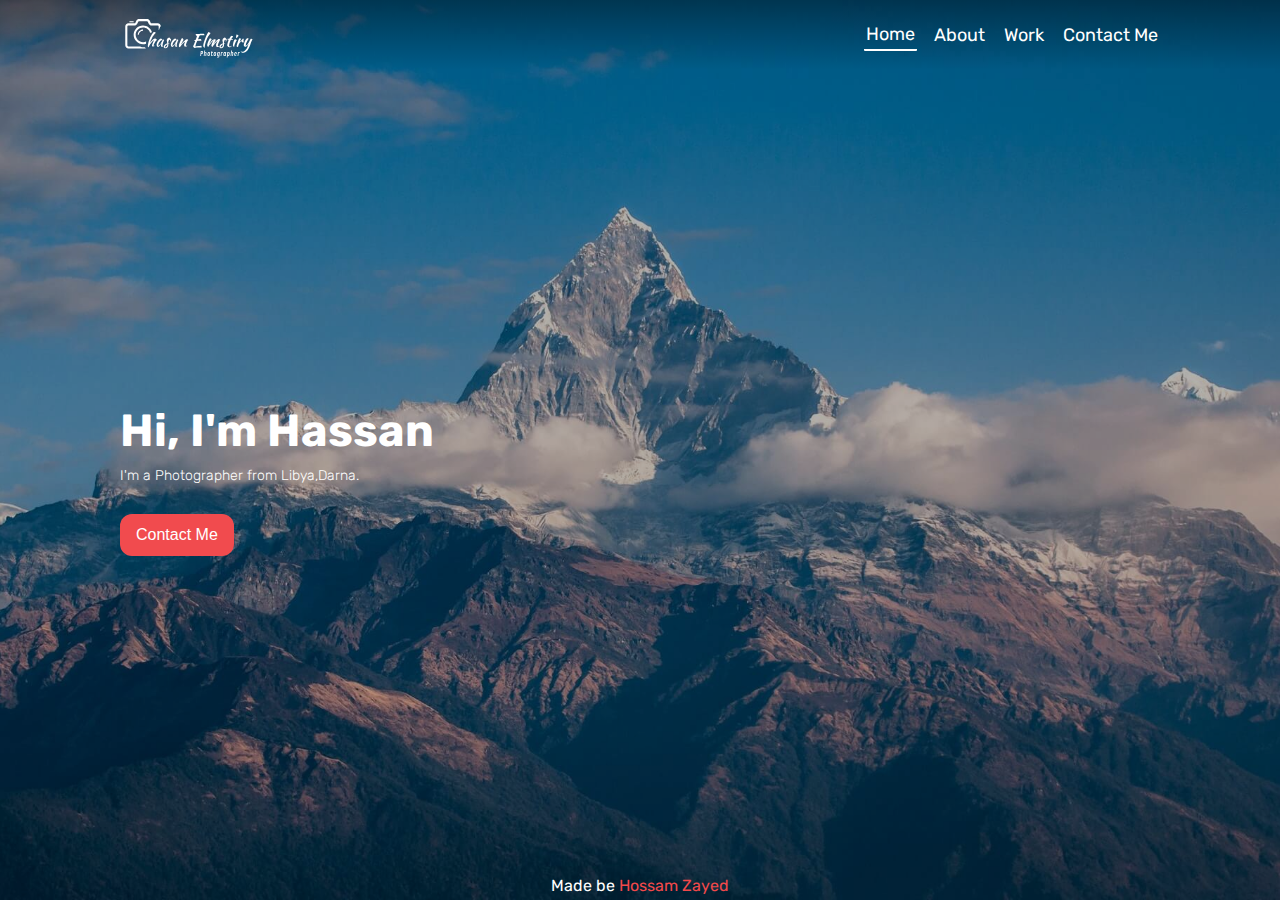
<file: index.html>
<!DOCTYPE html>
<html lang="en">
<head>
  <meta charset="UTF-8">
  <meta http-equiv="X-UA-Compatible" content="IE=edge">
  <meta name="viewport" content="width=device-width, initial-scale=1.0">
  <title>Hassan Elmstiry</title>
  <link rel="stylesheet" href="style.css">
  <link rel="icon" href="img/icon.svg">
</head>
<body>
  <nav>
    <div class="container">
      <div class="logo"><img src="img/hassanLogo.svg" alt="logo"></div>
      <div class="menu"><img src="img/burger-menu.svg" alt="menu"></div>
      <ul class="link">
        <li class="active"><a href="#">Home</a></li>
        <li><a href="#">About</a></li>
        <li><a href="gallery.html">Work</a></li>
        <li><a href="#">Contact Me</a></li>
      </ul>
    </div>
  </nav>
  <section>
    <div class="container">
      <h1>Hi, I'm Hassan</h1>
      <p>I'm a Photographer from Libya,Darna.</p>
      <button>Contact Me</button>
    </div>
  </section>
  <footer>Made be <a href="#" target="_blank">Hossam Zayed</a></footer>
  <script src="main.js" defer></script>
</body>
</html>
</file>
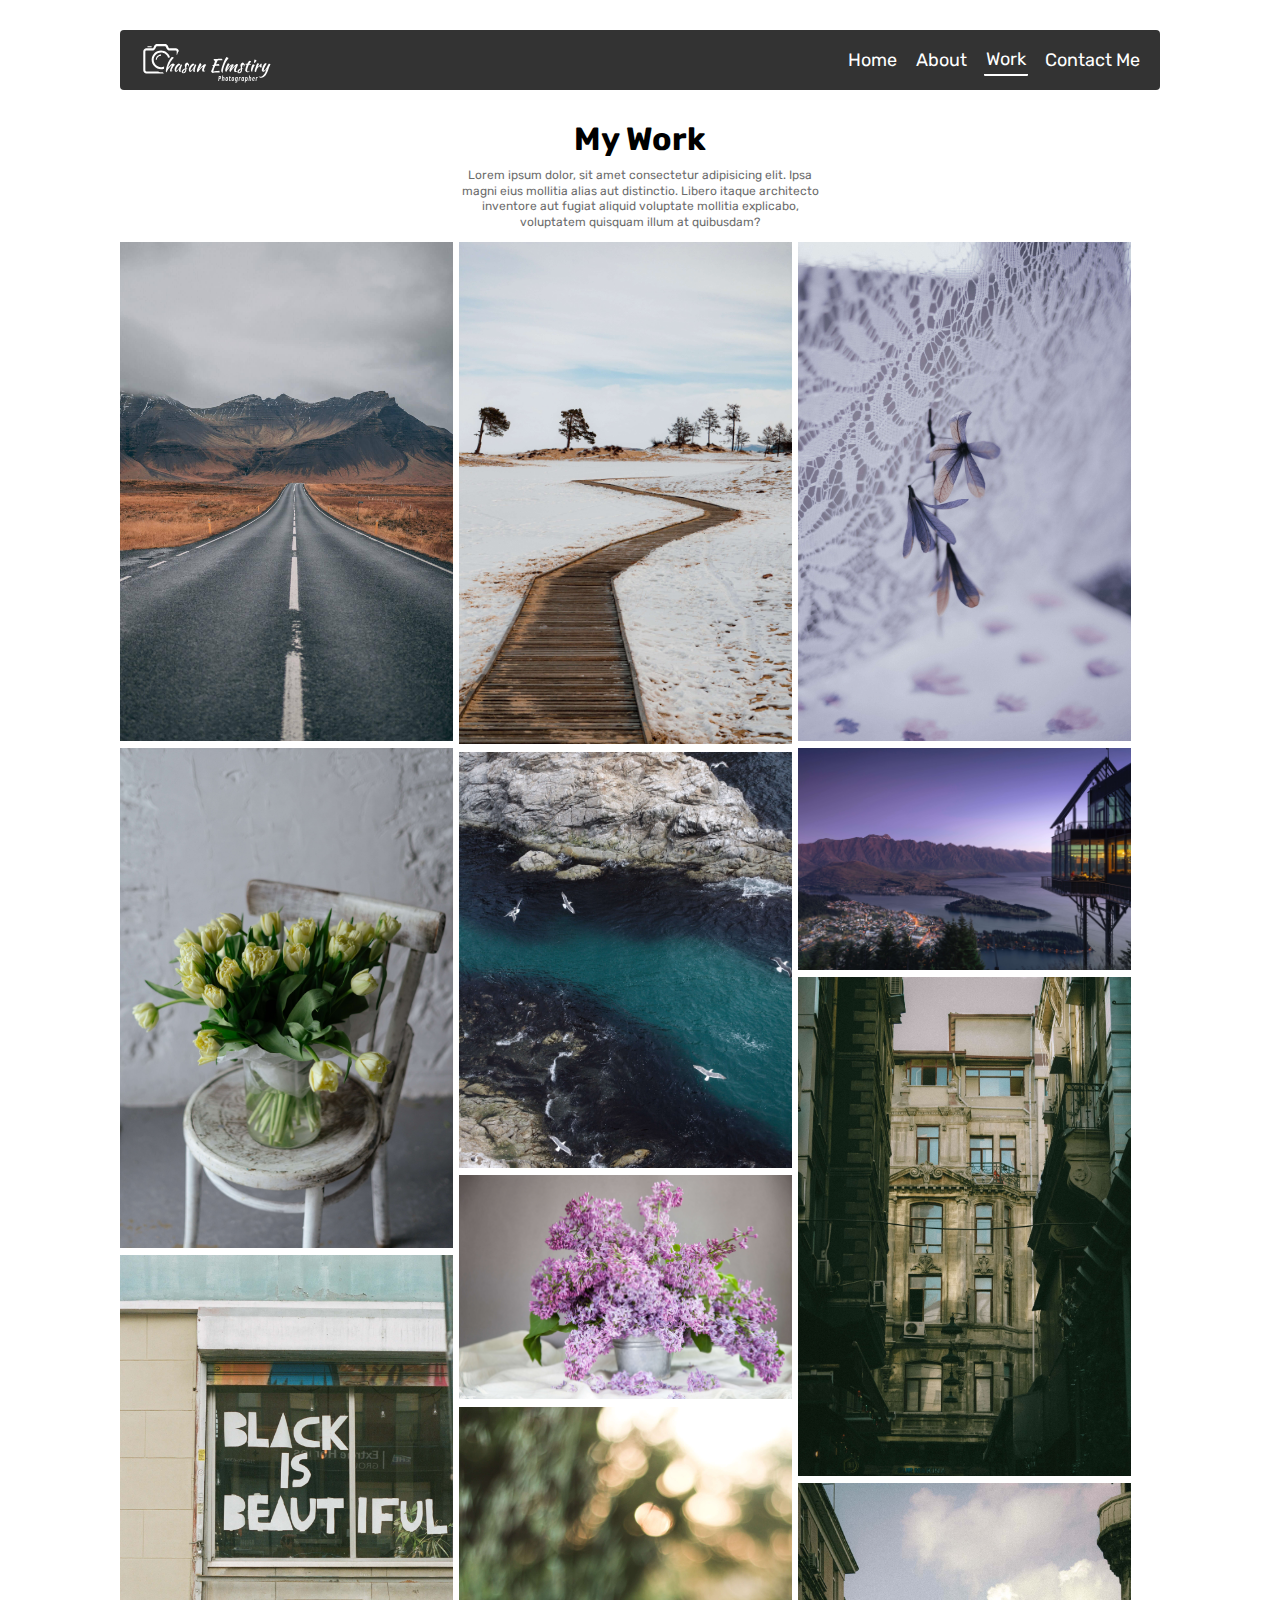
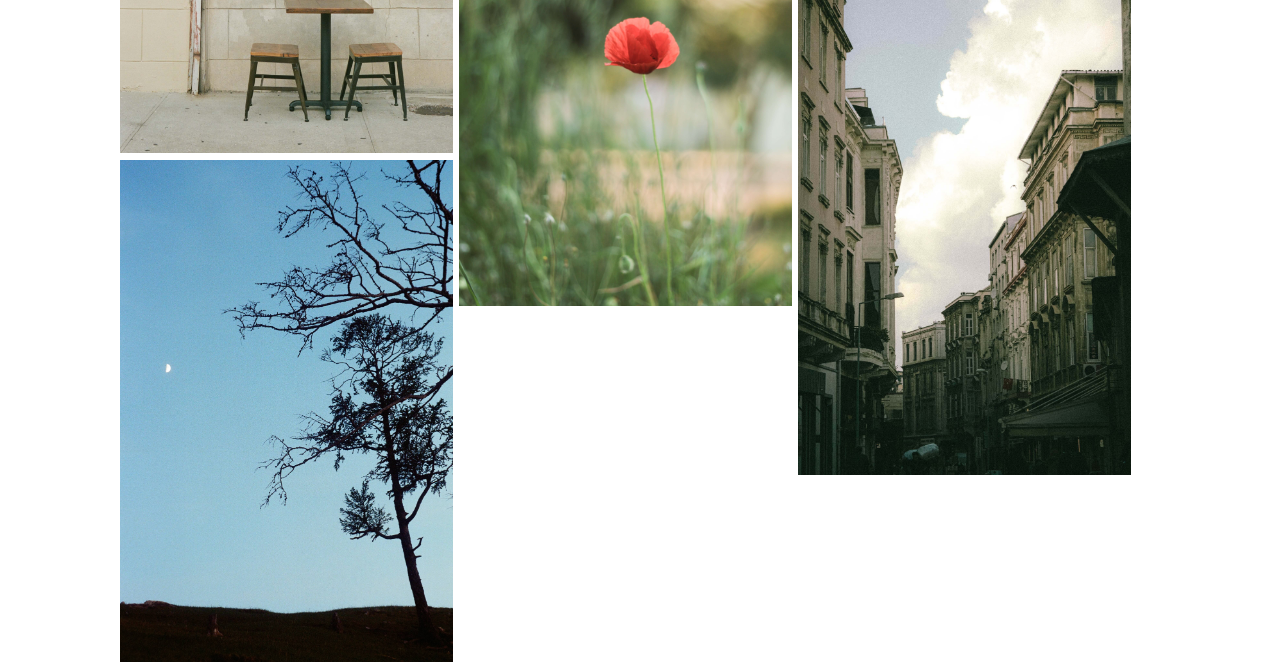
<file: gallery.html>
<!DOCTYPE html>
<html lang="en">
<head>
  <meta charset="UTF-8">
  <meta http-equiv="X-UA-Compatible" content="IE=edge">
  <meta name="viewport" content="width=device-width, initial-scale=1.0">
  <title>Hassan Elmstiry</title>
  <link rel="stylesheet" href="style.css">
  <link rel="stylesheet" href="gallery.css">
  <link rel="icon" href="img/icon.svg">
</head>
<body>
  <nav>
    <div class="container">
      <a class="logo" href="index.html"><img src="img/hassanLogo.svg" alt="logo"></a>
      <div class="menu"><img src="img/burger-menu.svg" alt="menu"></div>
      <ul class="link">
        <li><a href="index.html">Home</a></li>
        <li><a href="#">About</a></li>
        <li class="active"><a href="gallery.html">Work</a></li>
        <li><a href="#">Contact Me</a></li>
      </ul>
    </div>
  </nav>
  <header class="content">
    <div class="container">
      <h1>My Work</h1>
      <p>
        Lorem ipsum dolor, sit amet consectetur adipisicing elit. Ipsa magni eius mollitia alias aut distinctio. Libero itaque architecto inventore aut fugiat aliquid voluptate mollitia explicabo, voluptatem quisquam illum at quibusdam?
      </p>
    </div>
  </header>
  <section class="gallery container">
    <div class="side">
      <img src="img/$1.jpg" alt="">
      <img src="img/$2.jpg" alt="">
      <img src="img/$3.jpg" alt="">
      <img src="img/$4.jpg" alt="">
    </div>
    <div class="side">
      <img src="img/$5.jpg" alt="">
      <img src="img/$6.jpg" alt="">
      <img src="img/$7.jpg" alt="">
      <img src="img/$8.jpg" alt="">
    </div>
    <div class="side">
      <img src="img/$9.jpg" alt="">
      <img src="img/$10.jpg" alt="">
      <img src="img/$11.jpg" alt="">
      <img src="img/$12.jpg" alt="">
    </div>
  </section>
  <footer>Made be <a href="#" target="_blank">Hossam Zayed</a></footer>
  <script src="main.js" defer></script>
</body>
</html>
</file>
<file: style.css>
@import url("https://fonts.googleapis.com/css2?family=Rubik:wght@300;500;900&display=swap");
* {
  margin: 0;
  padding: 0;
  box-sizing: border-box;
}

body {
  font-family: "Rubik", sans-serif;
}

@media (max-width: 1050px) {
  .container {
    margin: 0 80px;
  }
}
@media (max-width: 650px) {
  .container {
    margin: 0 60px;
  }
}
@media (max-width: 450px) {
  .container {
    margin: 0 40px;
  }
}
@media (min-width: 1050px) {
  .container {
    margin: 0 120px;
  }
}
body {
  width: 100vw;
  height: 100vh;
  background-size: cover;
  background-repeat: no-repeat;
}

body {
  background-image: url(img/Desktop\ background.jpg);
  background-position: center;
  position: relative;
  overflow: hidden;
}
body::after {
  content: "";
  height: 100%;
  width: 100%;
  position: absolute;
  background-color: rgba(0, 0, 0, 0.3);
  top: 0;
  left: 0;
  z-index: -1;
}

nav {
  background-image: linear-gradient(to bottom, rgba(0, 0, 0, 0.4), rgba(0, 0, 0, 0));
  height: 70px;
}
nav .container {
  display: flex;
  justify-content: space-between;
  padding: 8px 0;
  align-items: center;
}
nav .container .logo {
  z-index: 100;
}
nav .container .menu {
  display: none;
  cursor: pointer;
  z-index: 100;
}
@media (max-width: 450px) {
  nav .container .menu {
    display: block;
  }
}
nav .container .link {
  list-style: none;
  display: flex;
  align-items: center;
}
@media (max-width: 450px) {
  nav .container .link {
    display: flex;
    flex-direction: column;
    justify-content: center;
    gap: 40px;
    position: absolute;
    background-color: #333;
    width: 100%;
    height: 100vh;
    left: 0;
    top: 0;
    z-index: 1;
    transform: translateY(-120%);
    transition: transform 800ms ease-in-out;
  }
  nav .container .link.active {
    transform: translateY(0);
  }
}
nav .container .link li {
  margin-left: 15px;
  padding: 4px 2px;
}
nav .container .link li.active, nav .container .link li:hover {
  border-bottom: 2px solid white;
  border-bottom-left-radius: 1px;
  border-bottom-right-radius: 1px;
}
nav .container .link li a {
  color: white;
  font-size: 18px;
  text-decoration: none;
}

section {
  height: calc(100% - 70px);
  position: relative;
}
section .container {
  color: white;
  position: absolute;
  top: 50%;
  transform: translateY(-50%);
}
section .container * {
  margin-bottom: 10px;
}
section .container h1 {
  font-size: 45px;
}
@media (max-width: 450px) {
  section .container h1 {
    font-size: 26px;
  }
}
section .container p {
  font-weight: 300;
  font-size: 14px;
  margin-bottom: 30px;
}
@media (max-width: 450px) {
  section .container p {
    font-size: 12px;
  }
}
section .container button {
  background-color: hsl(359deg, 86%, 62%);
  color: white;
  padding: 12px 16px;
  border-radius: 12px;
  outline: none;
  border: none;
  cursor: pointer;
  font-size: 16px;
}
section .container button:hover {
  background-color: hsl(359deg, 86%, 60%);
}
@media (max-width: 450px) {
  section .container button {
    padding: 8px 14px;
    font-size: 12px;
    border-radius: 8px;
  }
}

footer {
  position: absolute;
  left: 50%;
  transform: translateX(-50%);
  bottom: 5px;
  color: white;
}
footer a {
  color: #F1494B;
  text-decoration: none;
}
footer a:hover {
  color: hsl(359deg, 86%, 60%);
  text-shadow: 0 0 2px #F1494B;
}
@media (max-width: 450px) {
  footer {
    font-size: 12px;
  }
}

.social * {
  margin-left: 18px;
  cursor: pointer;
}/*# sourceMappingURL=style.css.map */
</file>
<file: gallery.css>
body {
  background: #fff;
  overflow: auto;
}
body::after {
  display: none;
}

nav {
  position: fixed;
  top: 30px;
  width: 100%;
  background: none;
  z-index: 100;
}
nav .container {
  background-color: #333;
  width: auto;
  height: 60px;
  padding: 14px 18px;
  border-radius: 4px;
}

.content {
  margin-top: 120px;
}
.content h1 {
  text-align: center;
  font-size: 32px;
}
.content p {
  text-align: center;
  font-size: 12px;
  line-height: 1.3;
  color: #6d6d6d;
  width: 360px;
  margin: 10px auto;
}

.gallery {
  display: flex;
  flex-wrap: wrap;
  flex-grow: 1;
  gap: 0.4em;
}

.side {
  width: 32%;
  justify-content: space-between;
}
.side img {
  width: 100%;
  -o-object-fit: cover;
     object-fit: cover;
  margin: 0.1em 0;
  cursor: pointer;
}

footer {
  display: block;
  position: unset;
  width: 100%;
  text-align: center;
  transform: none;
  color: #333;
}

.show {
  width: 100vw;
  height: 100vh;
  background-color: rgba(0, 0, 0, 0.7);
  position: fixed;
  top: 0;
  left: 0;
  display: flex;
  justify-content: center;
  align-items: center;
  z-index: 10000;
}
.show .imgbox {
  position: relative;
}
.show img {
  max-width: 400px;
}
.show .exit {
  color: white;
  position: absolute;
  right: -60px;
  top: -10px;
  cursor: pointer;
}/*# sourceMappingURL=gallery.css.map */
</file>
